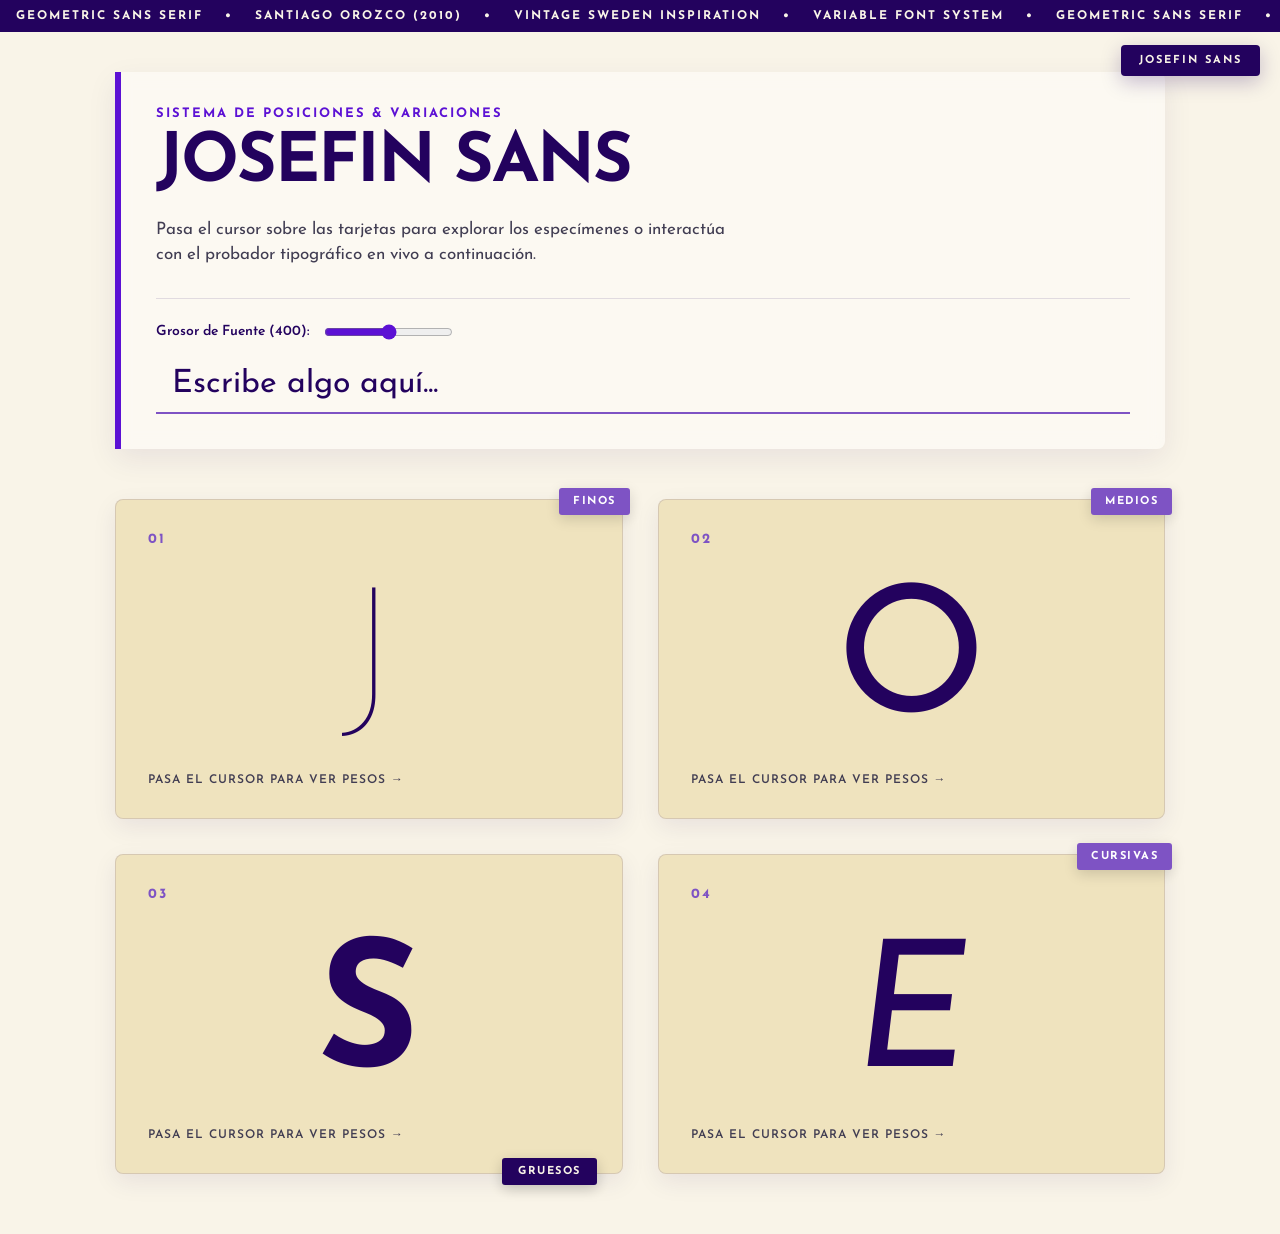
<file: index.html>
<!DOCTYPE html>
<html lang="es">
<head>
  <meta charset="UTF-8">
  <meta name="viewport" content="width=device-width, initial-scale=1.0">
  <title>Josefin Sans — Specimen Interactivo</title>

  <!-- Google Fonts: Josefin Sans Variable -->
  <link rel="preconnect" href="https://fonts.googleapis.com">
  <link rel="preconnect" href="https://fonts.gstatic.com" crossorigin>
  <link href="https://fonts.googleapis.com/css2?family=Josefin+Sans:ital,wght@0,100..700;1,100..700&display=swap" rel="stylesheet">

  <link rel="stylesheet" href="styles6.css">
</head>
<body>

  <div class="tag-fijo">
    Josefin Sans
  </div>

  <!-- Marquee Infinito Superior -->
  <div class="marquee-container">
    <div class="marquee-content">
      <span>GEOMETRIC SANS SERIF</span> • <span>SANTIAGO OROZCO (2010)</span> • <span>VINTAGE SWEDEN INSPIRATION</span> • <span>VARIABLE FONT SYSTEM</span> • 
      <span>GEOMETRIC SANS SERIF</span> • <span>SANTIAGO OROZCO (2010)</span> • <span>VINTAGE SWEDEN INSPIRATION</span> • <span>VARIABLE FONT SYSTEM</span> • 
    </div>
  </div>

  <main class="hero">

    <!-- Bloque Estático y Type Tester Interactivo -->
    <header class="bloque-estatico">
      <p class="antetitulo">SISTEMA DE POSICIONES & VARIACIONES</p>
      <h1 class="titulo">JOSEFIN SANS</h1>
      
      <p class="explicacion">
        Pasa el cursor sobre las tarjetas para explorar los especímenes o interactúa con el probador tipográfico en vivo a continuación.
      </p>

      <!-- Panel de Control Interactivo -->
      <div class="tester-panel">
        <div class="tester-controls">
          <label for="weightSlider">Grosor de Fuente (<span id="weightVal">400</span>):</label>
          <input type="range" id="weightSlider" min="100" max="700" step="100" value="400">
        </div>
        <div class="tester-input-wrapper">
          <input type="text" id="typeTester" value="Escribe algo aquí..." spellcheck="false">
        </div>
      </div>
    </header>

    <!-- Grilla de Tarjetas -->
    <div class="grilla-tarjetas">

      <!-- Tarjeta 1: FINOS -->
      <div class="tarjeta-flip">
        <div class="tarjeta-inner">
          <div class="tarjeta-cara tarjeta-front">
            <span class="numero-seccion">01</span>
            
            <div class="stage">
              <div class="ventana">
                <span class="glifo" style="--peso: 100;">J</span>
              </div>
              <div class="ventana">
                <span class="glifo" style="--peso: 100;">J</span>
              </div>
            </div>

            <p class="indicador-hover">Pasa el cursor para ver pesos →</p>
            <div class="caja-absoluta-1">FINOS</div>
          </div>

          <div class="tarjeta-cara tarjeta-back">
            <p class="label-seccion">01. FINOS (LIGHTS)</p>

            <div class="fila-pesos">
              <span class="numero-peso">100</span>
              <span class="especimen-peso" style="--peso: 100;">Lorem Ipsum</span>
            </div>
            <p class="nombre-peso">Thin 100</p>

            <div class="fila-pesos">
              <span class="numero-peso">200</span>
              <span class="especimen-peso" style="--peso: 200;">Lorem Ipsum</span>
            </div>
            <p class="nombre-peso">ExtraLight 200</p>

            <div class="fila-pesos">
              <span class="numero-peso">300</span>
              <span class="especimen-peso" style="--peso: 300;">Lorem Ipsum</span>
            </div>
            <p class="nombre-peso">Light 300</p>
          </div>
        </div>
      </div>

      <!-- Tarjeta 2: MEDIOS -->
      <div class="tarjeta-flip">
        <div class="tarjeta-inner">
          <div class="tarjeta-cara tarjeta-front">
            <span class="numero-seccion">02</span>
            
            <div class="stage">
              <div class="ventana">
                <span class="glifo" style="--peso: 400;">O</span>
              </div>
              <div class="ventana">
                <span class="glifo" style="--peso: 400;">O</span>
              </div>
            </div>

            <p class="indicador-hover">Pasa el cursor para ver pesos →</p>
            <div class="caja-absoluta-1">MEDIOS</div>
          </div>

          <div class="tarjeta-cara tarjeta-back">
            <p class="label-seccion">02. MEDIOS (REGULARS)</p>

            <div class="fila-pesos">
              <span class="numero-peso">400</span>
              <span class="especimen-peso" style="--peso: 400;">Lorem Ipsum</span>
            </div>
            <p class="nombre-peso">Regular 400</p>

            <div class="fila-pesos">
              <span class="numero-peso">500</span>
              <span class="especimen-peso" style="--peso: 500;">Lorem Ipsum</span>
            </div>
            <p class="nombre-peso">Medium 500</p>
          </div>
        </div>
      </div>

      <!-- Tarjeta 3: GRUESOS -->
      <div class="tarjeta-flip">
        <div class="tarjeta-inner">
          <div class="tarjeta-cara tarjeta-front">
            <span class="numero-seccion">03</span>
            
            <div class="stage">
              <div class="ventana">
                <span class="glifo" style="--peso: 700;">S</span>
              </div>
              <div class="ventana">
                <span class="glifo" style="--peso: 700;">S</span>
              </div>
            </div>

            <p class="indicador-hover">Pasa el cursor para ver pesos →</p>
            <div class="caja-absoluta-2">GRUESOS</div>
          </div>

          <div class="tarjeta-cara tarjeta-back">
            <p class="label-seccion">03. GRUESOS (BOLDS)</p>

            <div class="fila-pesos">
              <span class="numero-peso">600</span>
              <span class="especimen-peso" style="--peso: 600;">Lorem Ipsum</span>
            </div>
            <p class="nombre-peso">SemiBold 600</p>

            <div class="fila-pesos">
              <span class="numero-peso">700</span>
              <span class="especimen-peso" style="--peso: 700;">Lorem Ipsum</span>
            </div>
            <p class="nombre-peso">Bold 700</p>
          </div>
        </div>
      </div>

      <!-- Tarjeta 4: ITÁLICAS -->
      <div class="tarjeta-flip">
        <div class="tarjeta-inner">
          <div class="tarjeta-cara tarjeta-front">
            <span class="numero-seccion">04</span>
            
            <div class="stage">
              <div class="ventana">
                <span class="glifo italica" style="--peso: 400;">E</span>
              </div>
              <div class="ventana">
                <span class="glifo italica" style="--peso: 400;">E</span>
              </div>
            </div>

            <p class="indicador-hover">Pasa el cursor para ver pesos →</p>
            <div class="caja-absoluta-1">CURSIVAS</div>
          </div>

          <div class="tarjeta-cara tarjeta-back">
            <p class="label-seccion">04. ITÁLICAS (ITALICS)</p>

            <div class="fila-pesos">
              <span class="numero-peso">400</span>
              <span class="especimen-peso italica" style="--peso: 400;">Lorem Ipsum</span>
            </div>
            <p class="nombre-peso">Regular Italic 400</p>

            <div class="fila-pesos">
              <span class="numero-peso">700</span>
              <span class="especimen-peso italica" style="--peso: 700;">Lorem Ipsum</span>
            </div>
            <p class="nombre-peso">Bold Italic 700</p>
          </div>
        </div>
      </div>

    </div>

  </main>

  <script src="script.js"></script>
</body>
</html>
</file>
<file: styles6.css>
:root {
  --papel: #f9f4e8;
  --tarjeta-bg: #efe3be;
  --tarjeta-back-bg: #e5d6a7;
  --tinta: #0a0720;
  --tinta-suave: #413d52;
  --acento: #23025e;
  --acento-brillante: #5c11d4;
  --acento-suave: #7e53c4;
  --sombra-soft: rgba(35, 2, 94, 0.08);
}

* {
  box-sizing: border-box;
  margin: 0;
  padding: 0;
}

body {
  margin: 0;
  background-color: var(--papel);
  color: var(--tinta);
  font-family: "Josefin Sans", sans-serif;
  min-height: 100vh;
  overflow-x: hidden;
}

/* MARQUEE INFINITO */
.marquee-container {
  width: 100%;
  background: var(--acento);
  color: var(--papel);
  padding: 10px 0;
  overflow: hidden;
  white-space: nowrap;
  font-size: 12px;
  font-weight: 700;
  letter-spacing: 2px;
}

.marquee-content {
  display: inline-block;
  animation: marquee 20s linear infinite;
}

.marquee-content span {
  margin: 0 16px;
}

@keyframes marquee {
  0% { transform: translateX(0%); }
  100% { transform: translateX(-50%); }
}

/* HERO CONTAINER */
.hero {
  max-width: 900px;
  margin: 40px auto 60px auto;
  padding: 0 25px;
}

.antetitulo {
  color: var(--acento-brillante);
  text-transform: uppercase;
  letter-spacing: 2px;
  font-size: 13px;
  font-weight: 700;
}

.titulo {
  font-size: 68px;
  line-height: 0.95;
  color: var(--acento);
  margin: 12px 0 20px 0;
  font-weight: 700;
  letter-spacing: -2px;
}

.explicacion {
  max-width: 580px;
  font-size: 17px;
  line-height: 1.5;
  color: var(--tinta-suave);
}

.tag-fijo {
  position: fixed;
  top: 45px;
  right: 20px;
  background-color: var(--acento);
  color: var(--papel);
  padding: 10px 18px;
  font-weight: 700;
  font-size: 11px;
  letter-spacing: 2px;
  text-transform: uppercase;
  border-radius: 4px;
  box-shadow: 0 6px 20px rgba(35, 2, 94, 0.25);
  z-index: 1000;
  transition: transform 0.2s ease;
}

.tag-fijo:hover {
  transform: translateY(-2px);
}

/* BLOQUE ESTÁTICO Y TESTER */
.bloque-estatico {
  position: static;
  background: rgba(255, 255, 255, 0.45);
  backdrop-filter: blur(8px);
  padding: 35px;
  border-left: 6px solid var(--acento-brillante);
  border-radius: 0 8px 8px 0;
  margin-bottom: 50px;
  box-shadow: 0 10px 30px var(--sombra-soft);
}

.tester-panel {
  margin-top: 30px;
  padding-top: 25px;
  border-top: 1px solid rgba(35, 2, 94, 0.12);
  display: flex;
  flex-direction: column;
  gap: 16px;
}

.tester-controls {
  display: flex;
  align-items: center;
  gap: 15px;
  font-size: 14px;
  font-weight: 600;
  color: var(--acento);
}

.tester-controls input[type="range"] {
  accent-color: var(--acento-brillante);
  cursor: pointer;
}

.tester-input-wrapper input {
  width: 100%;
  padding: 12px 16px;
  font-family: "Josefin Sans", sans-serif;
  font-size: 32px;
  color: var(--acento);
  background: transparent;
  border: none;
  border-bottom: 2px solid var(--acento-suave);
  outline: none;
  transition: border-color 0.3s ease;
}

.tester-input-wrapper input:focus {
  border-color: var(--acento-brillante);
}

/* GRILLA DE TARJETAS */
.grilla-tarjetas {
  display: flex;
  flex-direction: column;
  gap: 40px;
}

.tarjeta-flip {
  position: relative;
  width: 100%;
  height: 320px; 
  perspective: 1200px;
  cursor: pointer;
}

.tarjeta-inner {
  position: relative;
  width: 100%;
  height: 100%;
  transition: transform 0.65s cubic-bezier(0.34, 1.56, 0.64, 1);
  transform-style: preserve-3d;
  -webkit-transform-style: preserve-3d;
}

.tarjeta-flip:hover .tarjeta-inner {
  transform: rotateY(180deg);
  -webkit-transform: rotateY(180deg);
}

.tarjeta-cara {
  position: absolute; 
  top: 0;
  left: 0;
  width: 100%;
  height: 100%;
  padding: 32px;
  border-radius: 8px;
  border: 1px solid rgba(35, 2, 94, 0.12);
  box-shadow: 0 8px 24px var(--sombra-soft);
  backface-visibility: hidden;
  -webkit-backface-visibility: hidden;
}

/* TIRO */
.tarjeta-front {
  background-color: var(--tarjeta-bg);
  display: flex;
  flex-direction: column;
  justify-content: space-between;
  z-index: 2;
}

.numero-seccion {
  font-size: 14px;
  font-weight: 700;
  letter-spacing: 2px;
  color: var(--acento-suave);
}

.indicador-hover {
  font-size: 12px;
  color: var(--tinta-suave);
  text-transform: uppercase;
  letter-spacing: 1px;
  font-weight: 600;
}

/* ANIMACIÓN DE LETRAS */
.stage {
  --alto-stage: 160px;
  width: 100%;
  height: var(--alto-stage);
  display: flex;
  flex-direction: column;
  margin: auto 0;
  overflow: hidden;
}

.ventana {
  position: relative;
  width: 100%;
  height: calc(var(--alto-stage) / 2);
  overflow: hidden;
}

.glifo {
  position: absolute;
  left: 0;
  width: 100%;
  text-align: center;
  line-height: 1;
  font-family: 'Josefin Sans', sans-serif;
  font-size: calc(var(--alto-stage) * 1.1);
  font-weight: var(--peso, 400);
  color: var(--acento);
  transform-origin: top center;
  animation: estirar 2.5s ease-in-out infinite;
}

.glifo.italica {
  font-style: italic;
}

.ventana:nth-child(1) .glifo {
  top: 0;
  animation-delay: 0s;
}

.ventana:nth-child(2) .glifo {
  top: calc(var(--alto-stage) / 2 * -1);
  animation-delay: 0.3s;
}

@keyframes estirar {
  0%, 100% {
    transform: scaleY(1);
  }
  50% {
    transform: scaleY(1.7);
  }
}

/* RETIRO  */
.tarjeta-back {
  background-color: var(--tarjeta-back-bg);
  transform: rotateY(180deg);
  -webkit-transform: rotateY(180deg);
  display: flex;
  flex-direction: column;
  justify-content: center;
}

.label-seccion {
  font-size: 13px;
  text-transform: uppercase;
  letter-spacing: 2px;
  color: var(--acento);
  margin-bottom: 12px;
  font-weight: 700;
}

.fila-pesos {
  display: flex;
  align-items: center;
  gap: 16px;
  margin-top: 4px;
}

.numero-peso {
  display: inline-block;
  width: 40px;
  font-size: 15px;
  color: var(--acento-brillante);
  font-weight: 700;
}

.nombre-peso {
  font-size: 12px;
  color: var(--tinta-suave);
  margin-left: 56px;
  margin-bottom: 6px;
  letter-spacing: 0.5px;
}

.especimen-peso {
  display: inline-block;
  line-height: 1;
  font-size: 30px;
  color: var(--tinta);
  font-weight: var(--peso, 400);
}

.especimen-peso.italica {
  font-style: italic;
}

/* BADGES SOBRESALIENTES */
.caja-absoluta-1 {
  position: absolute;
  top: -12px;
  right: -8px;
  background-color: var(--acento-suave);
  color: #fff;
  padding: 8px 14px;
  font-size: 11px;
  font-weight: 700;
  letter-spacing: 1.5px;
  box-shadow: 0 4px 14px rgba(0, 0, 0, 0.15);
  border-radius: 3px;
  z-index: 5;
}

.caja-absoluta-2 {
  position: absolute;
  bottom: -12px;
  right: 25px;
  background-color: var(--acento);
  color: var(--papel);
  padding: 8px 16px;
  font-weight: 700;
  font-size: 11px;
  letter-spacing: 1.5px;
  box-shadow: 0 4px 14px rgba(0, 0, 0, 0.2);
  border-radius: 3px;
  z-index: 5;
}

/* MEDIA QUERIES PARA PANTALLAS */
@media (min-width: 850px) {
  .hero {
    max-width: 1100px; 
  }

  .grilla-tarjetas {
    display: grid;
    grid-template-columns: repeat(2, 1fr); 
    gap: 35px;
  }
}

@media (max-width: 768px) {
  .titulo { font-size: 46px; }
  .bloque-estatico { padding: 22px; }
  .tester-input-wrapper input { font-size: 24px; }
  .tag-fijo { top: 15px; right: 15px; font-size: 10px; }
}

/* print only */
@media print {
  /* Ocultar elementos de UI no impresos */
  .marquee-container,
  .tag-fijo,
  .indicador-hover,
  .tester-panel {
    display: none !important;
  }

 
  body {
    background: #ffffff !important;
    color: #000000 !important;
  }

  .hero {
    max-width: 100% !important;
    margin: 0 !important;
    padding: 0 !important;
  }

  .bloque-estatico {
    background: none !important;
    box-shadow: none !important;
    border-left: 4px solid var(--acento) !important;
    padding: 10px 0 10px 15px !important;
    margin-bottom: 25px !important;
    page-break-after: avoid;
  }

  .titulo {
    font-size: 40px !important;
  }

  .grilla-tarjetas {
    display: flex !important;
    flex-direction: column !important;
    gap: 20px !important;
  }

  
  .tarjeta-flip {
    height: auto !important;
    perspective: none !important;
    page-break-inside: avoid;
    border: 1px solid #ccc;
    border-radius: 6px;
    padding: 15px;
  }

  .tarjeta-inner {
    transform: none !important;
    transform-style: flat !important;
    display: flex !important;
    flex-direction: row !important;
    gap: 20px !important;
  }

  .tarjeta-cara {
    position: static !important;
    width: 50% !important;
    height: auto !important;
    border: none !important;
    box-shadow: none !important;
    padding: 10px !important;
    backface-visibility: visible !important;
  }

  .tarjeta-front {
    border-right: 1px dashed #ccc !important;
    background: transparent !important;
  }

  .tarjeta-back {
    transform: none !important;
    background: transparent !important;
  }

  .glifo {
    animation: none !important;
    transform: none !important;
  }

  .caja-absoluta-1,
  .caja-absoluta-2 {
    position: static !important;
    display: inline-block !important;
    margin-top: 10px !important;
    box-shadow: none !important;
  }
}
</file>
